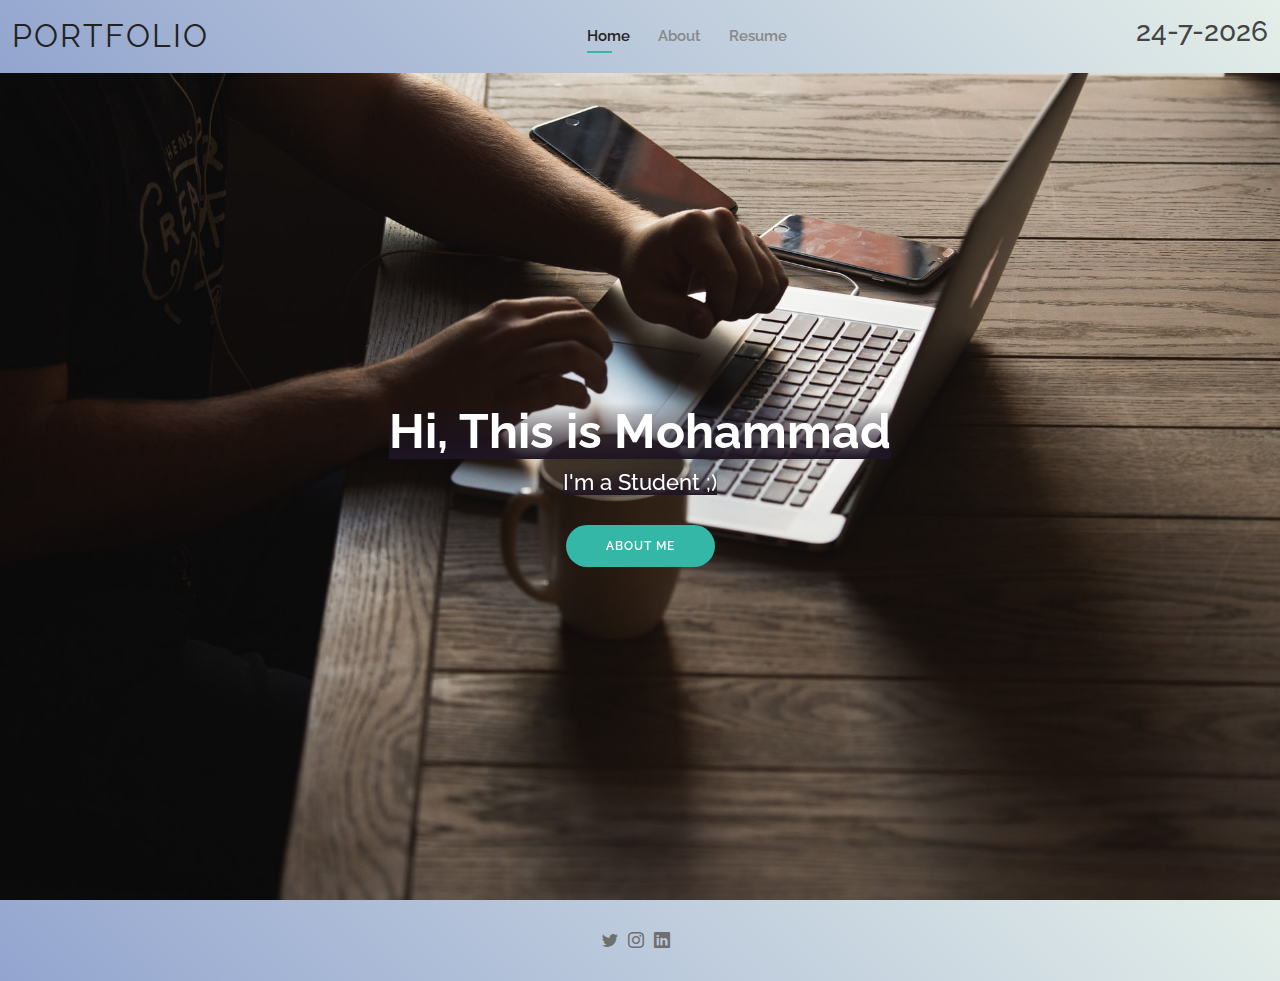
<file: index.html>
<!DOCTYPE html>
<html lang="en">

<head>
  <meta charset="utf-8">
  <meta content="width=device-width, initial-scale=1.0" name="viewport">

  <title>Mohammad's Portfolio</title>
  <meta content="" name="description">
  <meta content="" name="keywords">

  <!-- Favicons -->
  <link href="assets/img/favicon.png" rel="icon">
  <link href="assets/img/apple-touch-icon.png" rel="apple-touch-icon">

  <!-- Google Fonts -->
  <link href="https://fonts.googleapis.com/css?family=Open+Sans:300,300i,400,400i,600,600i,700,700i|Raleway:300,300i,400,400i,500,500i,600,600i,700,700i|Poppins:300,300i,400,400i,500,500i,600,600i,700,700i" rel="stylesheet">

  <!-- Vendor CSS Files -->
  <link href="assets/vendor/aos/aos.css" rel="stylesheet">
  <link href="assets/vendor/bootstrap/css/bootstrap.min.css" rel="stylesheet">
  <link href="assets/vendor/bootstrap-icons/bootstrap-icons.css" rel="stylesheet">
  <link href="assets/vendor/boxicons/css/boxicons.min.css" rel="stylesheet">
  <link href="assets/vendor/glightbox/css/glightbox.min.css" rel="stylesheet">
  <link href="assets/vendor/swiper/swiper-bundle.min.css" rel="stylesheet">

  <!-- Template Main CSS File -->
  <link href="assets/css/style.css" rel="stylesheet">

  <!-- =======================================================
  * Template Name: Kelly - v4.8.0
  * Template URL: https://bootstrapmade.com/kelly-free-bootstrap-cv-resume-html-template/
  * Author: BootstrapMade.com
  * License: https://bootstrapmade.com/license/
  ======================================================== -->
</head>

<body>

  <!-- ======= Header ======= -->
  <header id="header" class="fixed-top">
    <div class="container-fluid d-flex justify-content-between align-items-center">

      <h1 class="logo me-auto me-lg-0"><a href="index.html">Portfolio</a></h1>
      <!-- Uncomment below if you prefer to use an image logo -->
      <!-- <a href="index.html" class="logo"><img src="assets/img/logo.png" alt="" class="img-fluid"></a>-->

      <nav id="navbar" class="navbar order-last order-lg-0">
        <ul>
          <li><a class="active" href="index.html">Home</a></li>
          <li><a href="about.html">About</a></li>
          <li><a href="resume.html">Resume</a></li>
        </ul>
        <i class="bi bi-list mobile-nav-toggle"></i>
      </nav><!-- .navbar -->
      <div class="current_date">
        <h3> <span id="today_date" ></span></h3>
      </div>
    </div>

  </header><!-- End Header -->

  <!-- ======= Hero Section ======= -->
  <section id="hero" class="d-flex align-items-center">
    <div class="container d-flex flex-column align-items-center" data-aos="zoom-in" data-aos-delay="100">
      <h1>Hi, This is Mohammad</h1>
      <h2>I'm a Student ;)</h2>
      <a href="about.html" class="btn-about">About Me</a>
    </div>
  </section><!-- End Hero -->

  <!-- ======= Footer ======= -->
  <footer id="footer">
    <div class="header-social-links">
      <a href="https://twitter.com/sait" class="twitter"><i class="bi bi-twitter"></i></a>
      <a href="https://www.instagram.com/sait/" class="instagram"><i class="bi bi-instagram"></i></a>
      <a href="https://www.linkedin.com/in/mohammad-khazaeli-455272204/" class="linkedin"><i class="bi bi-linkedin"></i></a>
    </div>
  </footer><!-- End  Footer -->

  <div id="preloader"></div>
  <a href="#" class="back-to-top d-flex align-items-center justify-content-center"><i class="bi bi-arrow-up-short"></i></a>

  <!-- Vendor JS Files -->
  <script src="assets/vendor/purecounter/purecounter_vanilla.js"></script>
  <script src="assets/vendor/aos/aos.js"></script>
  <script src="assets/vendor/bootstrap/js/bootstrap.bundle.min.js"></script>
  <script src="assets/vendor/glightbox/js/glightbox.min.js"></script>
  <script src="assets/vendor/isotope-layout/isotope.pkgd.min.js"></script>
  <script src="assets/vendor/swiper/swiper-bundle.min.js"></script>
  <script src="assets/vendor/waypoints/noframework.waypoints.js"></script>
  <script src="assets/vendor/php-email-form/validate.js"></script>

  <!-- Template Main JS File -->
  <script src="assets/js/main.js"></script>

</body>

</html>
</file>
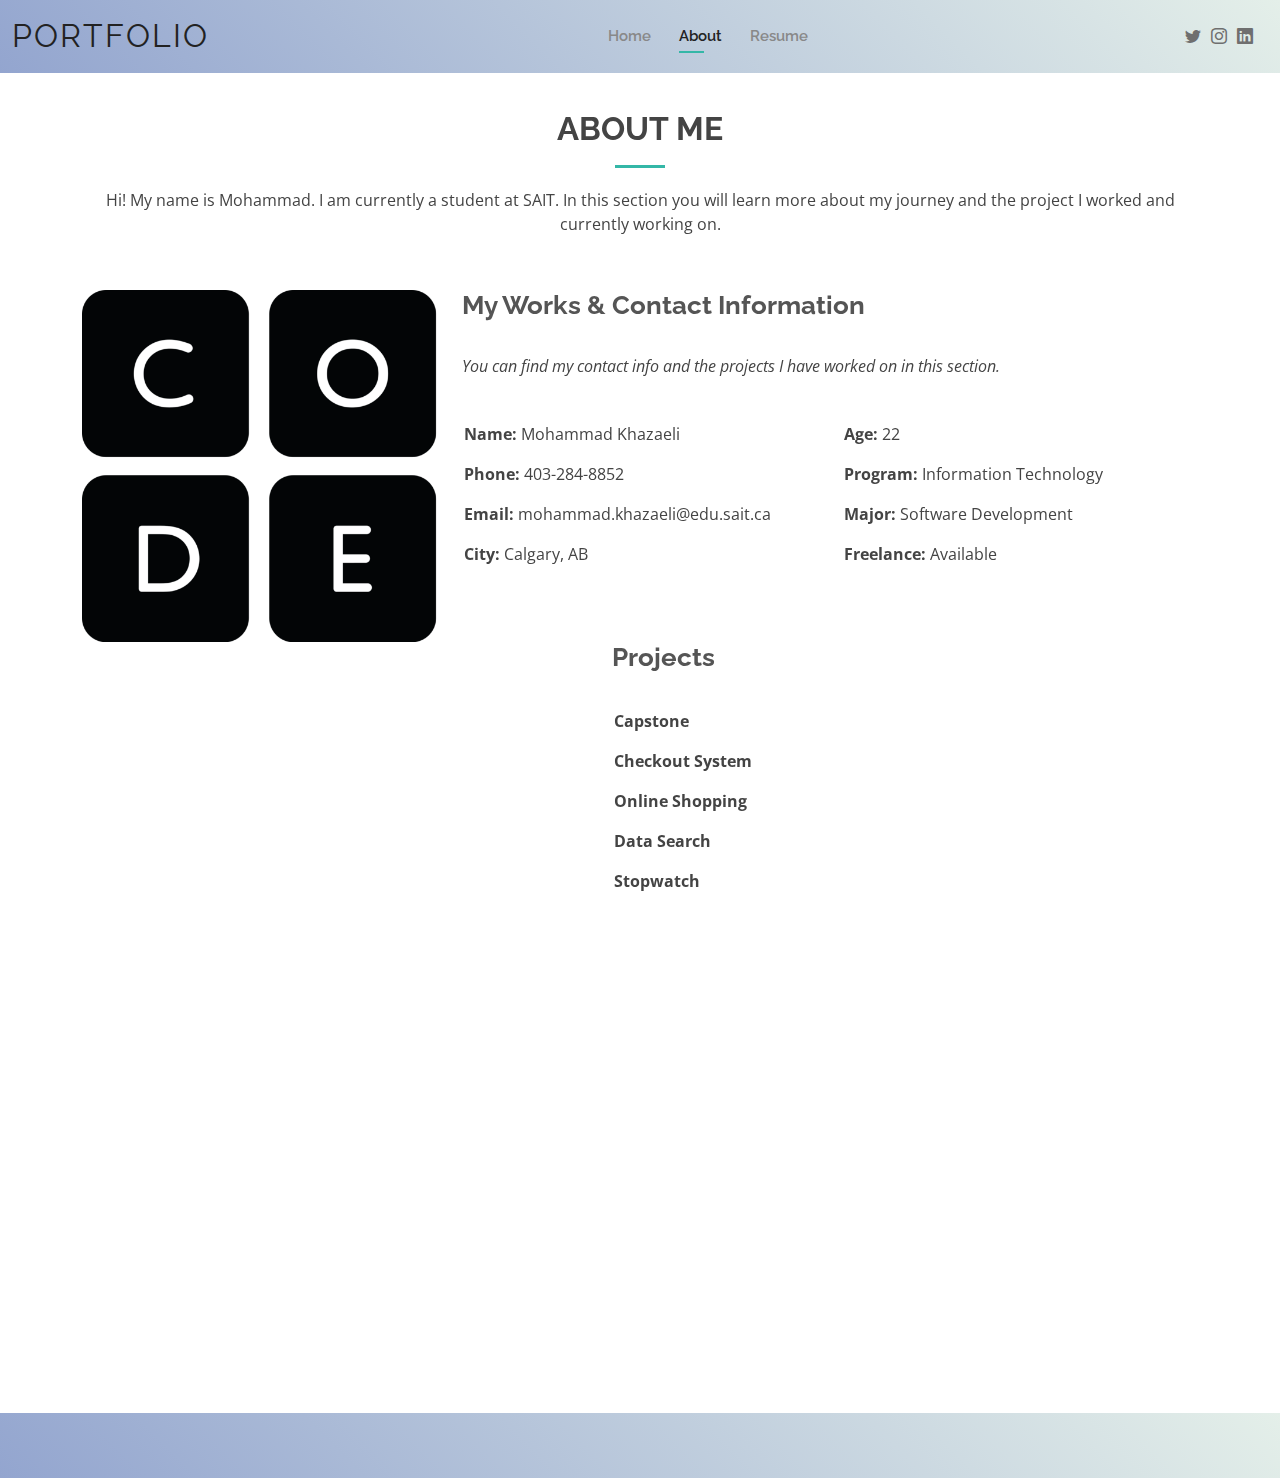
<file: about.html>
<!DOCTYPE html>
<html lang="en">

<head>
  <meta charset="utf-8">
  <meta content="width=device-width, initial-scale=1.0" name="viewport">

  <title>About</title>
  <meta content="" name="description">
  <meta content="" name="keywords">

  <!-- Favicons -->
  <link href="assets/img/favicon.png" rel="icon">
  <link href="assets/img/apple-touch-icon.png" rel="apple-touch-icon">

  <!-- Google Fonts -->
  <link href="https://fonts.googleapis.com/css?family=Open+Sans:300,300i,400,400i,600,600i,700,700i|Raleway:300,300i,400,400i,500,500i,600,600i,700,700i|Poppins:300,300i,400,400i,500,500i,600,600i,700,700i" rel="stylesheet">

  <!-- Vendor CSS Files -->
  <link href="assets/vendor/aos/aos.css" rel="stylesheet">
  <link href="assets/vendor/bootstrap/css/bootstrap.min.css" rel="stylesheet">
  <link href="assets/vendor/bootstrap-icons/bootstrap-icons.css" rel="stylesheet">
  <link href="assets/vendor/boxicons/css/boxicons.min.css" rel="stylesheet">
  <link href="assets/vendor/glightbox/css/glightbox.min.css" rel="stylesheet">
  <link href="assets/vendor/swiper/swiper-bundle.min.css" rel="stylesheet">

  <!-- Template Main CSS File -->
  <link href="assets/css/style.css" rel="stylesheet">

  <!-- =======================================================
  * Template Name: Kelly - v4.8.0
  * Template URL: https://bootstrapmade.com/kelly-free-bootstrap-cv-resume-html-template/
  * Author: BootstrapMade.com
  * License: https://bootstrapmade.com/license/
  ======================================================== -->
</head>

<body>

  <!-- ======= Header ======= -->
  <header id="header" class="fixed-top">
    <div class="container-fluid d-flex justify-content-between align-items-center">

      <h1 class="logo me-auto me-lg-0"><a href="index.html">PORTFOLIO</a></h1>
      <!-- Uncomment below if you prefer to use an image logo -->
      <!-- <a href="index.html" class="logo"><img src="assets/img/logo.png" alt="" class="img-fluid"></a>-->

      <nav id="navbar" class="navbar order-last order-lg-0">
        <ul>
          <li><a href="index.html">Home</a></li>
          <li><a class="active" href="about.html">About</a></li>
          <li><a href="resume.html">Resume</a></li>
        </ul>
        <i class="bi bi-list mobile-nav-toggle"></i>
      </nav><!-- .navbar -->

      <div class="header-social-links">
        <a href="https://twitter.com/sait" class="twitter"><i class="bi bi-twitter"></i></a>
        <a href="https://www.instagram.com/sait/" class="instagram"><i class="bi bi-instagram"></i></a>
        <a href="https://www.linkedin.com/in/mohammad-khazaeli-455272204/" class="linkedin"><i class="bi bi-linkedin"></i></a>

    </div>
    </div>
  </header><!-- End Header -->

  <main id="main">

    <!-- ======= About Section ======= -->
    <section id="about" class="about">
      <div class="container" data-aos="fade-up">

        <div class="section-title">
          <h2>About Me</h2>
          <p>Hi! My name is Mohammad. I am currently a student at SAIT. In this section you will learn more about my journey and the project I worked and currently working on.</p>
        </div>
        <br>
        <div class="row">
          <div class="col-lg-4">
            <img src="assets/img/about.png" class="img-fluid" alt="">
          </div>
          <br><br>
          <div class="col-lg-8 pt-4 pt-lg-0 content">
            <h3>My Works & Contact Information</h3>
            <br>
            <p class="fst-italic">
              You can find my contact info and the projects I have worked on in this section.
            </p>
            <br>
            <div class="row">
              <div class="col-lg-6">
                <ul>
                  <li><i class="bi bi-rounded-right"></i> <strong>Name:</strong> Mohammad Khazaeli</li>
                  <li><i class="bi bi-rounded-right"></i> <strong>Phone:</strong> 403-284-8852 </li>
                  <li><i class="bi bi-rounded-right"></i> <strong>Email:</strong> mohammad.khazaeli@edu.sait.ca</li>
                  <li><i class="bi bi-rounded-right"></i> <strong>City:</strong> Calgary, AB</li>

                </ul>
              </div>
              <div class="col-lg-6">
                <ul>
                  <li><i class="bi bi-rounded-right"></i> <strong>Age:</strong> 22</li>
                  <li><i class="bi bi-rounded-right"></i> <strong>Program:</strong> Information Technology</li>
                  <li><i class="bi bi-rounded-right"></i> <strong>Major:</strong> Software Development</li>
                  <li><i class="bi bi-rounded-right"></i> <strong>Freelance:</strong> Available</li>
                </ul>
              </div>
            </div>
            <br><br>
            <div class="projects">
            <h3>Projects</h3>
            <br>
            <ul>
              <li><i class="bi bi-rounded-right"></i> <strong>Capstone</strong></li>
              <li><i class="bi bi-rounded-right"></i> <strong>Checkout System</strong></li>
              <li><i class="bi bi-rounded-right"></i> <strong>Online Shopping</strong></li>
              <li><i class="bi bi-rounded-right"></i> <strong>Data Search</strong></li>
              <li><i class="bi bi-rounded-right"></i> <strong>Stopwatch</strong></li>
            </ul>
            </div>
          </div>
        </div>

      </div>
    </section><!-- End About Section -->

    <!-- ======= Skills Section ======= -->
    <section id="skills" class="skills">
      <div class="container" data-aos="fade-up">

        <div class="section-title">
          <h2>Skills</h2>
          <p>You can view a summary of my current skills in this section.</p>
        </div>

        <div class="row skills-content">

          <div class="col-lg-6">

            <div class="progress">
              <span class="skill">HTML <i class="val">100%</i></span>
              <div class="progress-bar-wrap">
                <div class="progress-bar" role="progressbar" aria-valuenow="100" aria-valuemin="0" aria-valuemax="100"></div>
              </div>
            </div>

            <div class="progress">
              <span class="skill">CSS <i class="val">90%</i></span>
              <div class="progress-bar-wrap">
                <div class="progress-bar" role="progressbar" aria-valuenow="90" aria-valuemin="0" aria-valuemax="100"></div>
              </div>
            </div>

            <div class="progress">
              <span class="skill">JavaScript <i class="val">75%</i></span>
              <div class="progress-bar-wrap">
                <div class="progress-bar" role="progressbar" aria-valuenow="75" aria-valuemin="0" aria-valuemax="100"></div>
              </div>
            </div>

          </div>

          <div class="col-lg-6">

            <div class="progress">
              <span class="skill">WordPress/CMS <i class="val">90%</i></span>
              <div class="progress-bar-wrap">
                <div class="progress-bar" role="progressbar" aria-valuenow="90" aria-valuemin="0" aria-valuemax="100"></div>
              </div>
            </div>

            <div class="progress">
              <span class="skill">Photoshop <i class="val">55%</i></span>
              <div class="progress-bar-wrap">
                <div class="progress-bar" role="progressbar" aria-valuenow="55" aria-valuemin="0" aria-valuemax="100"></div>
              </div>
            </div>

          </div>

        </div>

      </div>
    </section><!-- End Skills Section -->

  </main>

  <!-- ======= Footer ======= -->
  <footer id="footer">
      <div class="credits">
        <!-- All the links in the footer should remain intact. -->
        <!-- You can delete the links only if you purchased the pro version. -->
        <!-- Licensing information: https://bootstrapmade.com/license/ -->
        <!-- Purchase the pro version with working PHP/AJAX contact form: https://bootstrapmade.com/kelly-free-bootstrap-cv-resume-html-template/ -->
      </div>
  </footer><!-- End  Footer -->

  <div id="preloader"></div>
  <a href="#" class="back-to-top d-flex align-items-center justify-content-center"><i class="bi bi-arrow-up-short"></i></a>

  <!-- Vendor JS Files -->
  <script src="assets/vendor/purecounter/purecounter_vanilla.js"></script>
  <script src="assets/vendor/aos/aos.js"></script>
  <script src="assets/vendor/bootstrap/js/bootstrap.bundle.min.js"></script>
  <script src="assets/vendor/glightbox/js/glightbox.min.js"></script>
  <script src="assets/vendor/isotope-layout/isotope.pkgd.min.js"></script>
  <script src="assets/vendor/swiper/swiper-bundle.min.js"></script>
  <script src="assets/vendor/waypoints/noframework.waypoints.js"></script>
  <script src="assets/vendor/php-email-form/validate.js"></script>

  <!-- Template Main JS File -->
  <script src="assets/js/main.js"></script>

</body>

</html>
</file>
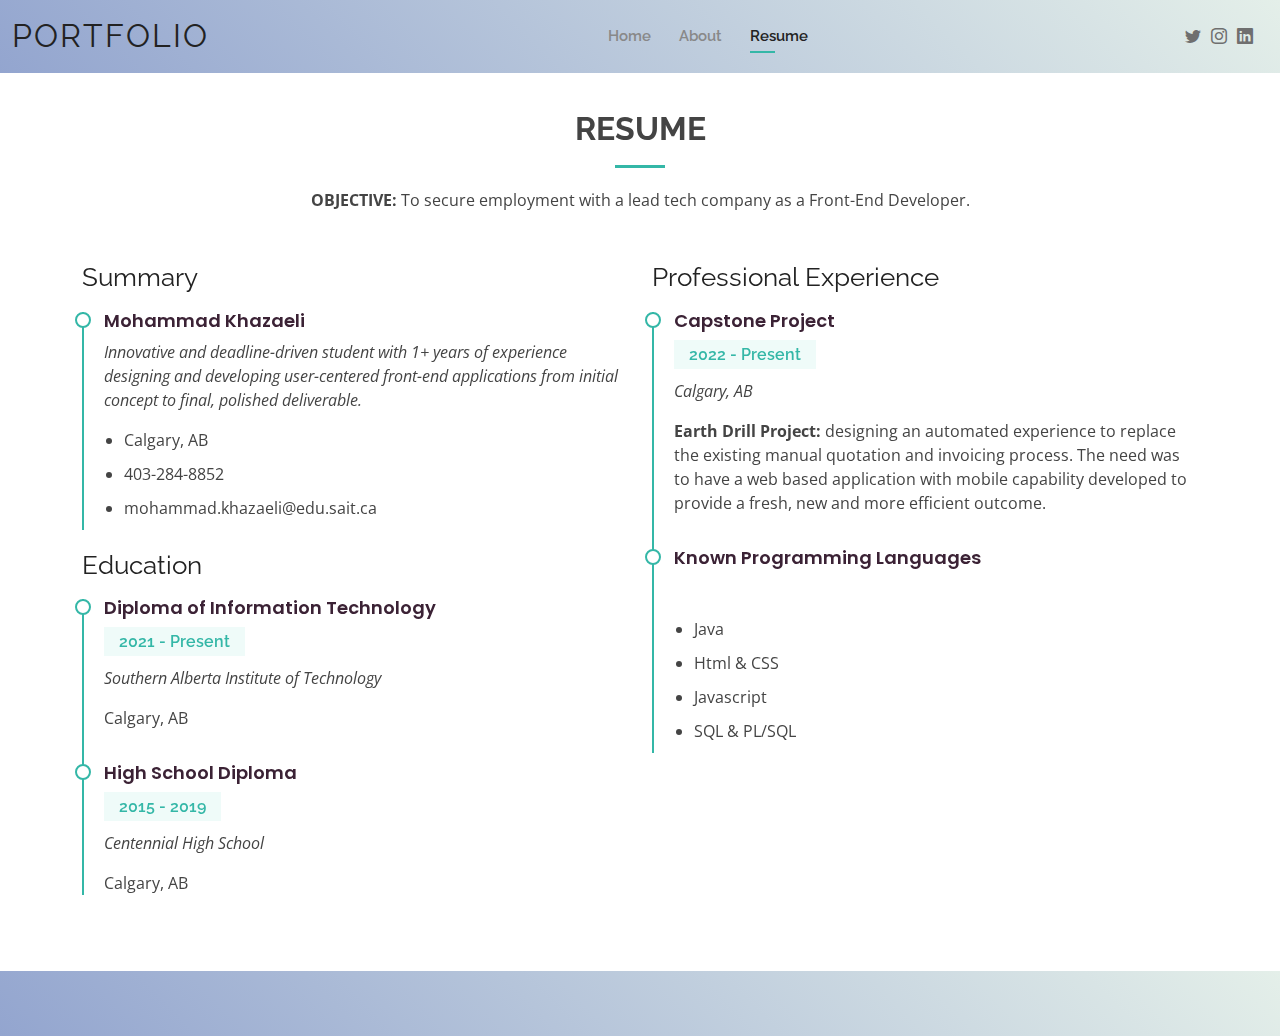
<file: resume.html>
<!DOCTYPE html>
<html lang="en">

<head>
  <meta charset="utf-8">
  <meta content="width=device-width, initial-scale=1.0" name="viewport">

  <title>Resume</title>
  <meta content="" name="description">
  <meta content="" name="keywords">

  <!-- Favicons -->
  <link href="assets/img/favicon.png" rel="icon">
  <link href="assets/img/apple-touch-icon.png" rel="apple-touch-icon">

  <!-- Google Fonts -->
  <link href="https://fonts.googleapis.com/css?family=Open+Sans:300,300i,400,400i,600,600i,700,700i|Raleway:300,300i,400,400i,500,500i,600,600i,700,700i|Poppins:300,300i,400,400i,500,500i,600,600i,700,700i" rel="stylesheet">

  <!-- Vendor CSS Files -->
  <link href="assets/vendor/aos/aos.css" rel="stylesheet">
  <link href="assets/vendor/bootstrap/css/bootstrap.min.css" rel="stylesheet">
  <link href="assets/vendor/bootstrap-icons/bootstrap-icons.css" rel="stylesheet">
  <link href="assets/vendor/boxicons/css/boxicons.min.css" rel="stylesheet">
  <link href="assets/vendor/glightbox/css/glightbox.min.css" rel="stylesheet">
  <link href="assets/vendor/swiper/swiper-bundle.min.css" rel="stylesheet">

  <!-- Template Main CSS File -->
  <link href="assets/css/style.css" rel="stylesheet">

  <!-- =======================================================
  * Template Name: Kelly - v4.8.0
  * Template URL: https://bootstrapmade.com/kelly-free-bootstrap-cv-resume-html-template/
  * Author: BootstrapMade.com
  * License: https://bootstrapmade.com/license/
  ======================================================== -->
</head>

<body>

  <!-- ======= Header ======= -->
  <header id="header" class="fixed-top">
    <div class="container-fluid d-flex justify-content-between align-items-center">

      <h1 class="logo me-auto me-lg-0"><a href="index.html">PORTFOLIO</a></h1>
      <!-- Uncomment below if you prefer to use an image logo -->
      <!-- <a href="index.html" class="logo"><img src="assets/img/logo.png" alt="" class="img-fluid"></a>-->

      <nav id="navbar" class="navbar order-last order-lg-0">
        <ul>
          <li><a href="index.html">Home</a></li>
          <li><a href="about.html">About</a></li>
          <li><a class="active" href="resume.html">Resume</a></li>
        </ul>
        <i class="bi bi-list mobile-nav-toggle"></i>
      </nav><!-- .navbar -->

      <div class="header-social-links">
        <a href="https://twitter.com/sait" class="twitter"><i class="bi bi-twitter"></i></a>
        <a href="https://www.instagram.com/sait/" class="instagram"><i class="bi bi-instagram"></i></a>
        <a href="https://www.linkedin.com/in/mohammad-khazaeli-455272204/" class="linkedin"><i class="bi bi-linkedin"></i></a>

    </div>
    </div>
  </header><!-- End Header -->

  <main id="main">

    <!-- ======= Resume Section ======= -->
    <section id="resume" class="resume">
      <div class="container" data-aos="fade-up">

        <div class="section-title">
          <h2>Resume</h2>
          <p><b>OBJECTIVE:</b> To secure employment with a lead tech company as a Front-End Developer.</p>
        </div>

        <div class="row">
          <div class="col-lg-6">
            <h3 class="resume-title">Summary</h3>
            <div class="resume-item pb-0">
              <h4>Mohammad Khazaeli</h4>
              <p><em>Innovative and deadline-driven student with 1+ years of experience designing and developing user-centered front-end applications from initial concept to final, polished deliverable.</em></p>
              <p>
              <ul>
                <li>Calgary, AB</li>
                <li>403-284-8852</li>
                <li>mohammad.khazaeli@edu.sait.ca</li>
              </ul>
            </div>

            <h3 class="resume-title">Education</h3>
            <div class="resume-item">
              <h4>Diploma of Information Technology</h4>
              <h5>2021 - Present</h5>
              <p><em>Southern Alberta Institute of Technology</em></p>
              <p>Calgary, AB</p>
            </div>
            <div class="resume-item">
              <h4>High School Diploma</h4>
              <h5>2015 - 2019</h5>
              <p><em>Centennial High School</em></p>
              <p>Calgary, AB</p>
            </div>
          </div>
          <div class="col-lg-6">
            <h3 class="resume-title">Professional Experience</h3>
            <div class="resume-item">
              <h4>Capstone Project</h4>
              <h5>2022 - Present</h5>
              <p><em>Calgary, AB</em></p>
              <p>
                <b>Earth Drill Project:</b> designing an automated experience to replace the existing manual quotation and invoicing process. The need was to have a web based application with mobile capability developed to provide a fresh, new and more efficient outcome.
              </p>
            </div>
            <div class="resume-item">
              <h4>Known Programming Languages</h4>
              <br>
              <p>
              <ul>
                <li>Java</li>
                <li>Html & CSS</li>
                <li>Javascript</li>
                <li>SQL & PL/SQL</li>
              </ul>
            </div>
          </div>
        </div>

      </div>
    </section><!-- End Resume Section -->

  </main><!-- End #main -->

  <!-- ======= Footer ======= -->
  <footer id="footer">
    <div class="container">
      <div class="copyright">
      </div>
      <div class="credits">
        <!-- All the links in the footer should remain intact. -->
        <!-- You can delete the links only if you purchased the pro version. -->
        <!-- Licensing information: https://bootstrapmade.com/license/ -->
        <!-- Purchase the pro version with working PHP/AJAX contact form: https://bootstrapmade.com/kelly-free-bootstrap-cv-resume-html-template/ -->
      </div>
    </div>
  </footer><!-- End  Footer -->

  <div id="preloader"></div>
  <a href="#" class="back-to-top d-flex align-items-center justify-content-center"><i class="bi bi-arrow-up-short"></i></a>

  <!-- Vendor JS Files -->
  <script src="assets/vendor/purecounter/purecounter_vanilla.js"></script>
  <script src="assets/vendor/aos/aos.js"></script>
  <script src="assets/vendor/bootstrap/js/bootstrap.bundle.min.js"></script>
  <script src="assets/vendor/glightbox/js/glightbox.min.js"></script>
  <script src="assets/vendor/isotope-layout/isotope.pkgd.min.js"></script>
  <script src="assets/vendor/swiper/swiper-bundle.min.js"></script>
  <script src="assets/vendor/waypoints/noframework.waypoints.js"></script>
  <script src="assets/vendor/php-email-form/validate.js"></script>

  <!-- Template Main JS File -->
  <script src="assets/js/main.js"></script>

</body>

</html>
</file>
<file: assets/css/style.css>
/**
* Template Name: Kelly - v4.8.0
* Template URL: https://bootstrapmade.com/kelly-free-bootstrap-cv-resume-html-template/
* Author: BootstrapMade.com
* License: https://bootstrapmade.com/license/
*/

/*--------------------------------------------------------------
# General
--------------------------------------------------------------*/
body {
  font-family: "Open Sans", sans-serif;
  color: #444444;
}

a {
  color: #34b7a7;
  text-decoration: none;
}

a:hover {
  color: #51cdbe;
  text-decoration: none;
}

h1,
h2,
h3,
h4,
h5,
h6 {
  font-family: "Raleway", sans-serif;
}

#main {
  margin-top: 50px;
}

@media (max-width: 992px) {
  #main {
    margin-top: 30px;
  }
}

/*--------------------------------------------------------------
# Preloader
--------------------------------------------------------------*/
#preloader {
  position: fixed;
  top: 0;
  left: 0;
  right: 0;
  bottom: 0;
  z-index: 9999;
  overflow: hidden;
  background: #fff;
}

#preloader:before {
  content: "";
  position: fixed;
  top: calc(50% - 30px);
  left: calc(50% - 30px);
  border: 6px solid #34b7a7;
  border-top-color: #dcf5f2;
  border-radius: 50%;
  width: 60px;
  height: 60px;
  -webkit-animation: animate-preloader 1s linear infinite;
  animation: animate-preloader 1s linear infinite;
}

@-webkit-keyframes animate-preloader {
  0% {
    transform: rotate(0deg);
  }

  100% {
    transform: rotate(360deg);
  }
}

@keyframes animate-preloader {
  0% {
    transform: rotate(0deg);
  }

  100% {
    transform: rotate(360deg);
  }
}

/*--------------------------------------------------------------
# Back to top button
--------------------------------------------------------------*/
.back-to-top {
  position: fixed;
  visibility: hidden;
  opacity: 0;
  right: 15px;
  bottom: 15px;
  z-index: 996;
  background: #34b7a7;
  width: 40px;
  height: 40px;
  border-radius: 50px;
  transition: all 0.4s;
}

.back-to-top i {
  font-size: 24px;
  color: #fff;
  line-height: 0;
}

.back-to-top:hover {
  background: #49cbbb;
  color: #fff;
}

.back-to-top.active {
  visibility: visible;
  opacity: 1;
}

/*--------------------------------------------------------------
# Header
--------------------------------------------------------------*/
#header {
  background-image: linear-gradient(45deg, #93a5cf 0%, #e4efe9 100%);  z-index: 997;
  padding: 15px 0;
}

#header .logo {
  font-size: 32px;
  margin: 0;
  padding: 0;
  line-height: 1;
  font-weight: 400;
  letter-spacing: 2px;
  text-transform: uppercase;
}

#header .logo a {
  color: #222222;
}

#header .logo img {
  max-height: 40px;
}

@media (max-width: 992px) {
  #header .logo {
    font-size: 28px;
  }
}

/*--------------------------------------------------------------
# Header Social Links
--------------------------------------------------------------*/
.header-social-links {
  padding-right: 15px;
}

.header-social-links a {
  color: #6f6f6f;
  padding-left: 6px;
  display: inline-block;
  line-height: 0px;
  transition: 0.3s;
  font-size: 16px;
}

.header-social-links a:hover {
  color: #34b7a7;
}

/*--------------------------------------------------------------
# Navigation Menu
--------------------------------------------------------------*/
/**
* Desktop Navigation 
*/
.navbar {
  padding: 0;
}

.navbar ul {
  margin: 0;
  padding: 0;
  display: flex;
  list-style: none;
  align-items: center;
}

.navbar li {
  position: relative;
  padding: 10px 0 10px 28px;
}

.navbar a,
.navbar a:focus {
  display: flex;
  align-items: center;
  justify-content: space-between;
  font-family: "Raleway", sans-serif;
  font-size: 15px;
  font-weight: 600;
  color: #888888;
  white-space: nowrap;
  transition: 0.3s;
  position: relative;
}

.navbar a i,
.navbar a:focus i {
  font-size: 12px;
  line-height: 0;
  margin-left: 5px;
}

.navbar>ul>li>a:before {
  content: "";
  position: absolute;
  width: 0;
  height: 2px;
  bottom: -5px;
  left: 0;
  background-color: #34b7a7;
  visibility: hidden;
  width: 0px;
  transition: all 0.3s ease-in-out 0s;
}

.navbar a:hover:before,
.navbar li:hover>a:before,
.navbar .active:before {
  visibility: visible;
  width: 25px;
}

.navbar a:hover,
.navbar .active,
.navbar .active:focus,
.navbar li:hover>a {
  color: #222222;
}

.navbar .dropdown ul {
  display: block;
  position: absolute;
  left: 14px;
  top: calc(100% + 30px);
  margin: 0;
  padding: 10px 0;
  z-index: 99;
  opacity: 0;
  visibility: hidden;
  background: #fff;
  box-shadow: 0px 0px 30px rgba(127, 137, 161, 0.25);
  transition: 0.3s;
  border-radius: 4px;
}

.navbar .dropdown ul li {
  min-width: 200px;
  padding: 0;
}

.navbar .dropdown ul a {
  padding: 10px 20px;
  font-size: 15px;
  text-transform: none;
  font-weight: 600;
}

.navbar .dropdown ul a i {
  font-size: 12px;
}

.navbar .dropdown ul a:hover,
.navbar .dropdown ul .active:hover,
.navbar .dropdown ul li:hover>a {
  color: #34b7a7;
}

.navbar .dropdown:hover>ul {
  opacity: 1;
  top: 100%;
  visibility: visible;
}

.navbar .dropdown .dropdown ul {
  top: 0;
  left: calc(100% - 30px);
  visibility: hidden;
}

.navbar .dropdown .dropdown:hover>ul {
  opacity: 1;
  top: 0;
  left: 100%;
  visibility: visible;
}

@media (max-width: 1366px) {
  .navbar .dropdown .dropdown ul {
    left: -90%;
  }

  .navbar .dropdown .dropdown:hover>ul {
    left: -100%;
  }
}

/**
* Mobile Navigation 
*/
.mobile-nav-toggle {
  color: #222222;
  font-size: 28px;
  cursor: pointer;
  display: none;
  line-height: 0;
  transition: 0.5s;
}

.mobile-nav-toggle.bi-x {
  color: #fff;
}

@media (max-width: 991px) {
  .mobile-nav-toggle {
    display: block;
  }

  .navbar ul {
    display: none;
  }
}

.navbar-mobile {
  position: fixed;
  overflow: hidden;
  top: 0;
  right: 0;
  left: 0;
  bottom: 0;
  background: rgba(9, 9, 9, 0.9);
  transition: 0.3s;
  z-index: 999;
}

.navbar-mobile .mobile-nav-toggle {
  position: absolute;
  top: 15px;
  right: 15px;
}

.navbar-mobile ul {
  display: block;
  position: absolute;
  top: 55px;
  right: 15px;
  bottom: 15px;
  left: 15px;
  padding: 10px 0;
  border-radius: 10px;
  background-color: #fff;
  overflow-y: auto;
  transition: 0.3s;
}

.navbar-mobile a,
.navbar-mobile a:focus {
  font-size: 15px;
  padding-right: 15px;
  color: #222222;
}

.navbar-mobile a:hover,
.navbar-mobile .active,
.navbar-mobile li:hover>a {
  color: #34b7a7;
}

.navbar-mobile .getstarted,
.navbar-mobile .getstarted:focus {
  margin: 15px;
}

.navbar-mobile .dropdown ul {
  position: static;
  display: none;
  margin: 10px 20px;
  padding: 10px 0;
  z-index: 99;
  opacity: 1;
  visibility: visible;
  background: #fff;
  box-shadow: 0px 0px 30px rgba(127, 137, 161, 0.25);
}

.navbar-mobile .dropdown ul li {
  min-width: 200px;
}

.navbar-mobile .dropdown ul a {
  padding: 10px 20px;
}

.navbar-mobile .dropdown ul a i {
  font-size: 12px;
}

.navbar-mobile .dropdown ul a:hover,
.navbar-mobile .dropdown ul .active:hover,
.navbar-mobile .dropdown ul li:hover>a {
  color: #34b7a7;
}

.navbar-mobile .dropdown>.dropdown-active {
  display: block;
}

/*--------------------------------------------------------------
# Hero Section
--------------------------------------------------------------*/
#hero {
  width: 100%;
  height: 100vh;
  background: url("../img/hero-bg.jpeg") top right;
  background-size: cover;
}

#hero .container {
  padding-top: 70px;
  position: relative;
}

@media (max-width: 992px) {
  #hero .container {
    padding-top: 58px;
  }
}

#hero h1 {
  margin: 0;
  font-size: 48px;
  font-weight: 700;
  line-height: 56px;
  color: white;
  background: linear-gradient(to bottom, transparent , #1f1624 );
}

#hero h2 {
  color: white;
  margin: 10px 0 0 0;
  font-size: 22px;
  background: linear-gradient(to bottom, transparent , #1f1624 );

}

#hero .btn-about {
  font-family: "Raleway", sans-serif;
  text-transform: uppercase;
  font-weight: 600;
  font-size: 12px;
  letter-spacing: 1px;
  display: inline-block;
  padding: 12px 40px;
  border-radius: 50px;
  transition: 0.5s;
  margin-top: 30px;
  color: #fff;
  background: #34b7a7;
}

#hero .btn-about:hover {
  background: #3dc8b7;
}

@media (min-width: 1024px) {
  #hero {
    background-attachment: fixed;
  }
}

@media (max-width: 992px) {
  #hero:before {
    content: "";
    background: rgba(255, 255, 255, 0.8);
    position: absolute;
    bottom: 0;
    top: 0;
    left: 0;
    right: 0;
  }

  #hero h1 {
    font-size: 28px;
    line-height: 36px;
  }

  #hero h2 {
    font-size: 18px;
    line-height: 24px;
  }
}

/*--------------------------------------------------------------
# Sections General
--------------------------------------------------------------*/
section {
  padding: 60px 0;
}

.section-bg {
  background-color: #e7f8f6;
}

.section-title {
  text-align: center;
  padding-bottom: 30px;
}

.section-title h2 {
  font-size: 32px;
  font-weight: bold;
  text-transform: uppercase;
  margin-bottom: 20px;
  padding-bottom: 20px;
  position: relative;
}

.section-title h2::after {
  content: "";
  position: absolute;
  display: block;
  width: 50px;
  height: 3px;
  background: #34b7a7;
  bottom: 0;
  left: calc(50% - 25px);
}

.section-title p {
  margin-bottom: 0;
}

/*--------------------------------------------------------------
# Cta
--------------------------------------------------------------*/
.cta {
  background-size: cover;
  padding: 80px 0;
}

.cta h3 {
  color: #fff;
  font-size: 28px;
  font-weight: 700;
}

.cta p {
  color: #fff;
}

.cta .cta-btn {
  font-family: "Raleway", sans-serif;
  text-transform: uppercase;
  font-weight: 500;
  font-size: 16px;
  letter-spacing: 1px;
  display: inline-block;
  padding: 8px 20px;
  border-radius: 2px;
  transition: 0.5s;
  margin: 10px;
  border: 2px solid #fff;
  color: #fff;
}

.cta .cta-btn:hover {
  background: #34b7a7;
  border: 2px solid #34b7a7;
}

@media (max-width: 1024px) {
  .cta {
    background-attachment: scroll;
  }
}

@media (min-width: 769px) {
  .cta .cta-btn-container {
    display: flex;
    align-items: center;
    justify-content: flex-end;
  }
}

/*--------------------------------------------------------------
# About
--------------------------------------------------------------*/
.about .content h3 {
  font-weight: 700;
  font-size: 26px;
  color: #555555;
}

.about .content ul {
  list-style: none;
  padding: 0;
}

.about .content ul li {
  padding-bottom: 10px;
}

.about .content ul i {
  font-size: 20px;
  padding-right: 2px;
  color: #34b7a7;
}

.about .content p:last-child {
  margin-bottom: 0;
}

.projects{
  margin-left: 150px;
}

/*--------------------------------------------------------------
# Skills
--------------------------------------------------------------*/
.skills .progress {
  height: 60px;
  display: block;
  background: none;
  border-radius: 0;
}

.skills .progress .skill {
  padding: 10px 0;
  margin: 0 0 6px 0;
  text-transform: uppercase;
  display: block;
  font-weight: 600;
  font-family: "Poppins", sans-serif;
  color: #222222;
}

.skills .progress .skill .val {
  float: right;
  font-style: normal;
}

.skills .progress-bar-wrap {
  background: #f3f3f3;
}

.skills .progress-bar {
  width: 1px;
  height: 10px;
  transition: 0.9s;
  background-color: #34b7a7;
}

/*--------------------------------------------------------------
# Facts
--------------------------------------------------------------*/
.facts .counters span {
  font-size: 48px;
  display: block;
  color: #34b7a7;
}

.facts .counters p {
  padding: 0;
  margin: 0 0 20px 0;
  font-family: "Raleway", sans-serif;
  font-size: 14px;
}

/*--------------------------------------------------------------
# Testimonials
--------------------------------------------------------------*/
.testimonials .section-header {
  margin-bottom: 40px;
}

.testimonials .testimonials-carousel,
.testimonials .testimonials-slider {
  overflow: hidden;
}

.testimonials .testimonial-item {
  text-align: center;
}

.testimonials .testimonial-item .testimonial-img {
  width: 120px;
  border-radius: 50%;
  border: 4px solid #fff;
  margin: 0 auto;
}

.testimonials .testimonial-item h3 {
  font-size: 20px;
  font-weight: bold;
  margin: 10px 0 5px 0;
  color: #111;
}

.testimonials .testimonial-item h4 {
  font-size: 14px;
  color: #999;
  margin: 0 0 15px 0;
}

.testimonials .testimonial-item .quote-icon-left,
.testimonials .testimonial-item .quote-icon-right {
  color: #c8efea;
  font-size: 26px;
}

.testimonials .testimonial-item .quote-icon-left {
  display: inline-block;
  left: -5px;
  position: relative;
}

.testimonials .testimonial-item .quote-icon-right {
  display: inline-block;
  right: -5px;
  position: relative;
  top: 10px;
}

.testimonials .testimonial-item p {
  font-style: italic;
  margin: 0 auto 15px auto;
}

@media (min-width: 992px) {
  .testimonials .testimonial-item p {
    width: 80%;
  }
}

.testimonials .swiper-pagination {
  margin-top: 20px;
  position: relative;
}

.testimonials .swiper-pagination .swiper-pagination-bullet {
  width: 12px;
  height: 12px;
  background-color: #fff;
  opacity: 1;
  border: 1px solid #34b7a7;
}

.testimonials .swiper-pagination .swiper-pagination-bullet-active {
  background-color: #34b7a7;
}

/*--------------------------------------------------------------
# Resume
--------------------------------------------------------------*/
.resume .resume-title {
  font-size: 26px;
  font-weight: 400;
  margin-top: 20px;
  margin-bottom: 20px;
  color: #222222;
}

.resume .resume-item {
  padding: 0 0 20px 20px;
  margin-top: -2px;
  border-left: 2px solid #34b7a7;
  position: relative;
}

.resume .resume-item h4 {
  line-height: 18px;
  font-size: 18px;
  font-weight: 600;
  font-family: "Poppins", sans-serif;
  color: #3b2235;
  margin-bottom: 10px;
}

.resume .resume-item h5 {
  font-size: 16px;
  background: #effbf9;
  padding: 5px 15px;
  display: inline-block;
  font-weight: 600;
  margin-bottom: 10px;
  color: #34b7a7;
}

.resume .resume-item ul {
  padding-left: 20px;
}

.resume .resume-item ul li {
  padding-bottom: 10px;
}

.resume .resume-item:last-child {
  padding-bottom: 0;
}

.resume .resume-item::before {
  content: "";
  position: absolute;
  width: 16px;
  height: 16px;
  border-radius: 50px;
  left: -9px;
  top: 0;
  background: #fff;
  border: 2px solid #34b7a7;
}

/*--------------------------------------------------------------
# Services
--------------------------------------------------------------*/
.services .icon-box {
  text-align: center;
  padding: 70px 20px 80px 20px;
  transition: all ease-in-out 0.3s;
  background: #fff;
  box-shadow: 0px 0 35px 0 rgba(0, 0, 0, 0.08);
}

.services .icon-box .icon {
  margin: 0 auto;
  width: 100px;
  height: 100px;
  display: flex;
  align-items: center;
  justify-content: center;
  transition: ease-in-out 0.3s;
  position: relative;
}

.services .icon-box .icon i {
  font-size: 36px;
  transition: 0.5s;
  position: relative;
}

.services .icon-box .icon svg {
  position: absolute;
  top: 0;
  left: 0;
}

.services .icon-box .icon svg path {
  transition: 0.5s;
  fill: #f5f5f5;
}

.services .icon-box h4 {
  font-weight: 600;
  margin: 10px 0 15px 0;
  font-size: 22px;
}

.services .icon-box h4 a {
  color: #222222;
  transition: ease-in-out 0.3s;
}

.services .icon-box p {
  line-height: 24px;
  font-size: 14px;
  margin-bottom: 0;
}

.services .iconbox-blue i {
  color: #47aeff;
}

.services .iconbox-blue:hover .icon i {
  color: #fff;
}

.services .iconbox-blue:hover .icon path {
  fill: #47aeff;
}

.services .iconbox-orange i {
  color: #ffa76e;
}

.services .iconbox-orange:hover .icon i {
  color: #fff;
}

.services .iconbox-orange:hover .icon path {
  fill: #ffa76e;
}

.services .iconbox-pink i {
  color: #e80368;
}

.services .iconbox-pink:hover .icon i {
  color: #fff;
}

.services .iconbox-pink:hover .icon path {
  fill: #e80368;
}

.services .iconbox-yellow i {
  color: #ffbb2c;
}

.services .iconbox-yellow:hover .icon i {
  color: #fff;
}

.services .iconbox-yellow:hover .icon path {
  fill: #ffbb2c;
}

.services .iconbox-red i {
  color: #ff5828;
}

.services .iconbox-red:hover .icon i {
  color: #fff;
}

.services .iconbox-red:hover .icon path {
  fill: #ff5828;
}

.services .iconbox-teal i {
  color: #11dbcf;
}

.services .iconbox-teal:hover .icon i {
  color: #fff;
}

.services .iconbox-teal:hover .icon path {
  fill: #11dbcf;
}

/*--------------------------------------------------------------
# Portfolio
--------------------------------------------------------------*/
.portfolio .portfolio-item {
  margin-bottom: 30px;
}

.portfolio #portfolio-flters {
  padding: 0;
  margin: 0 auto 20px auto;
  list-style: none;
  text-align: center;
}

.portfolio #portfolio-flters li {
  cursor: pointer;
  display: inline-block;
  padding: 8px 16px 10px 16px;
  font-size: 13px;
  font-weight: 500;
  line-height: 1;
  text-transform: uppercase;
  color: #444444;
  margin-bottom: 5px;
  transition: all 0.3s ease-in-out;
  border-radius: 50px;
}

.portfolio #portfolio-flters li:hover,
.portfolio #portfolio-flters li.filter-active {
  color: #fff;
  background: #34b7a7;
}

.portfolio #portfolio-flters li:last-child {
  margin-right: 0;
}

.portfolio .portfolio-wrap {
  transition: 0.3s;
  position: relative;
  overflow: hidden;
  z-index: 1;
  background: rgba(34, 34, 34, 0.6);
}

.portfolio .portfolio-wrap::before {
  content: "";
  background: rgba(34, 34, 34, 0.6);
  position: absolute;
  left: 0;
  right: 0;
  top: 0;
  bottom: 0;
  transition: all ease-in-out 0.3s;
  z-index: 2;
  opacity: 0;
}

.portfolio .portfolio-wrap img {
  transition: all ease-in-out 0.3s;
}

.portfolio .portfolio-wrap .portfolio-info {
  opacity: 0;
  position: absolute;
  top: 0;
  left: 0;
  right: 0;
  bottom: 0;
  z-index: 3;
  transition: all ease-in-out 0.3s;
  display: flex;
  flex-direction: column;
  justify-content: flex-end;
  align-items: flex-start;
  padding: 20px;
}

.portfolio .portfolio-wrap .portfolio-info h4 {
  font-size: 20px;
  color: #fff;
  font-weight: 600;
}

.portfolio .portfolio-wrap .portfolio-info p {
  color: rgba(255, 255, 255, 0.7);
  font-size: 14px;
  text-transform: uppercase;
  padding: 0;
  margin: 0;
  font-style: italic;
}

.portfolio .portfolio-wrap .portfolio-links {
  text-align: center;
  z-index: 4;
}

.portfolio .portfolio-wrap .portfolio-links a {
  color: #fff;
  margin: 0 5px 0 0;
  font-size: 28px;
  display: inline-block;
  transition: 0.3s;
}

.portfolio .portfolio-wrap .portfolio-links a:hover {
  color: #78d9cd;
}

.portfolio .portfolio-wrap:hover::before {
  opacity: 1;
}

.portfolio .portfolio-wrap:hover img {
  transform: scale(1.2);
}

.portfolio .portfolio-wrap:hover .portfolio-info {
  opacity: 1;
}

/*--------------------------------------------------------------
# Portfolio Details
--------------------------------------------------------------*/
.portfolio-details {
  padding-top: 0;
}

.portfolio-details .portfolio-details-slider img {
  width: 100%;
}

.portfolio-details .portfolio-details-slider .swiper-pagination {
  margin-top: 20px;
  position: relative;
}

.portfolio-details .portfolio-details-slider .swiper-pagination .swiper-pagination-bullet {
  width: 12px;
  height: 12px;
  background-color: #fff;
  opacity: 1;
  border: 1px solid #34b7a7;
}

.portfolio-details .portfolio-details-slider .swiper-pagination .swiper-pagination-bullet-active {
  background-color: #34b7a7;
}

.portfolio-details .portfolio-info {
  padding: 30px;
  box-shadow: 0px 0 30px rgba(34, 34, 34, 0.08);
}

.portfolio-details .portfolio-info h3 {
  font-size: 22px;
  font-weight: 700;
  margin-bottom: 20px;
  padding-bottom: 20px;
  border-bottom: 1px solid #eee;
}

.portfolio-details .portfolio-info ul {
  list-style: none;
  padding: 0;
  font-size: 15px;
}

.portfolio-details .portfolio-info ul li+li {
  margin-top: 10px;
}

.portfolio-details .portfolio-description {
  padding-top: 30px;
}

.portfolio-details .portfolio-description h2 {
  font-size: 26px;
  font-weight: 700;
  margin-bottom: 20px;
}

.portfolio-details .portfolio-description p {
  padding: 0;
}

/*--------------------------------------------------------------
# Contact
--------------------------------------------------------------*/
.contact .info {
  width: 100%;
  background: #fff;
}

.contact .info i {
  font-size: 20px;
  color: #34b7a7;
  float: left;
  width: 44px;
  height: 44px;
  background: #effbf9;
  display: flex;
  justify-content: center;
  align-items: center;
  border-radius: 50px;
  transition: all 0.3s ease-in-out;
}

.contact .info h4 {
  padding: 0 0 0 60px;
  font-size: 22px;
  font-weight: 600;
  margin-bottom: 5px;
  color: #222222;
}

.contact .info p {
  padding: 0 0 0 60px;
  margin-bottom: 0;
  font-size: 14px;
  color: #555555;
}

.contact .info .email,
.contact .info .phone {
  margin-top: 40px;
}

.contact .info .email:hover i,
.contact .info .address:hover i,
.contact .info .phone:hover i {
  background: #34b7a7;
  color: #fff;
}

.contact .php-email-form {
  width: 100%;
  background: #fff;
}

.contact .php-email-form .form-group {
  padding-bottom: 8px;
}

.contact .php-email-form .error-message {
  display: none;
  color: #fff;
  background: #ed3c0d;
  text-align: center;
  padding: 15px;
  font-weight: 600;
}

.contact .php-email-form .sent-message {
  display: none;
  color: #fff;
  background: #18d26e;
  text-align: center;
  padding: 15px;
  font-weight: 600;
}

.contact .php-email-form .loading {
  display: none;
  background: #fff;
  text-align: center;
  padding: 15px;
}

.contact .php-email-form .loading:before {
  content: "";
  display: inline-block;
  border-radius: 50%;
  width: 24px;
  height: 24px;
  margin: 0 10px -6px 0;
  border: 3px solid #18d26e;
  border-top-color: #eee;
  -webkit-animation: animate-loading 1s linear infinite;
  animation: animate-loading 1s linear infinite;
}

.contact .php-email-form input,
.contact .php-email-form textarea {
  border-radius: 4px;
  box-shadow: none;
  font-size: 14px;
}

.contact .php-email-form input:focus,
.contact .php-email-form textarea:focus {
  border-color: #34b7a7;
}

.contact .php-email-form input {
  height: 44px;
}

.contact .php-email-form textarea {
  padding: 10px 12px;
}

.contact .php-email-form button[type=submit] {
  background: #34b7a7;
  border: 0;
  padding: 10px 30px 12px 30px;
  color: #fff;
  transition: 0.4s;
  border-radius: 50px;
}

.contact .php-email-form button[type=submit]:hover {
  background: #3dc8b7;
}

@-webkit-keyframes animate-loading {
  0% {
    transform: rotate(0deg);
  }

  100% {
    transform: rotate(360deg);
  }
}

@keyframes animate-loading {
  0% {
    transform: rotate(0deg);
  }

  100% {
    transform: rotate(360deg);
  }
}

/*--------------------------------------------------------------
# Footer
--------------------------------------------------------------*/
#footer {
  background-image: linear-gradient(45deg, #93a5cf 0%, #e4efe9 100%);  padding: 30px 0;
  color: #222222;
  font-size: 14px;
  text-align: center;
}

#footer .credits {
  padding-top: 5px;
  font-size: 13px;
}

#footer .credits a {
  color: #34b7a7;
}
</file>
